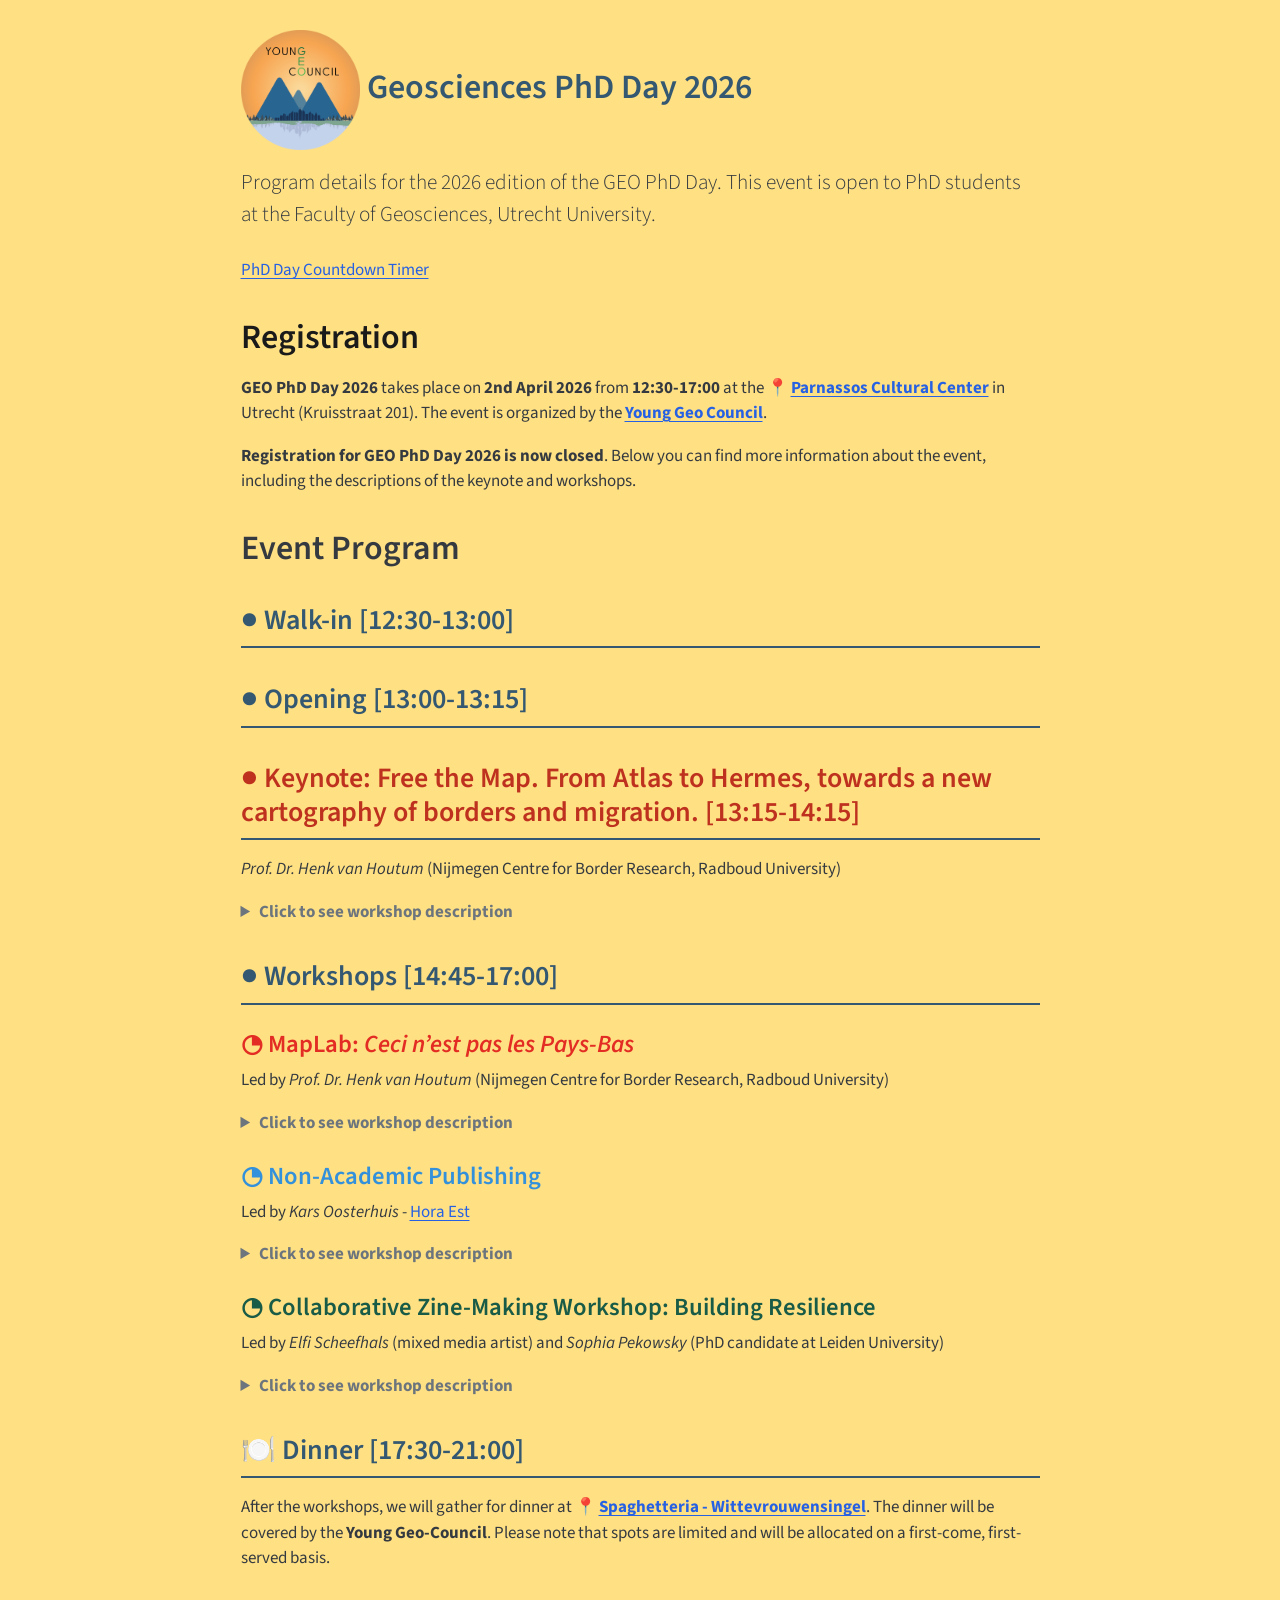
<file: docs/index.html>
<!DOCTYPE html>
<html xmlns="http://www.w3.org/1999/xhtml" lang="en" xml:lang="en"><head>

<meta charset="utf-8">
<meta name="generator" content="quarto-1.5.53">

<meta name="viewport" content="width=device-width, initial-scale=1.0, user-scalable=yes">


<title> Geosciences PhD Day 2026 – GEO PhD Day 2026</title>
<style>
code{white-space: pre-wrap;}
span.smallcaps{font-variant: small-caps;}
div.columns{display: flex; gap: min(4vw, 1.5em);}
div.column{flex: auto; overflow-x: auto;}
div.hanging-indent{margin-left: 1.5em; text-indent: -1.5em;}
ul.task-list{list-style: none;}
ul.task-list li input[type="checkbox"] {
  width: 0.8em;
  margin: 0 0.8em 0.2em -1em; /* quarto-specific, see https://github.com/quarto-dev/quarto-cli/issues/4556 */ 
  vertical-align: middle;
}
</style>


<script src="site_libs/quarto-nav/quarto-nav.js"></script>
<script src="site_libs/clipboard/clipboard.min.js"></script>
<script src="site_libs/quarto-search/autocomplete.umd.js"></script>
<script src="site_libs/quarto-search/fuse.min.js"></script>
<script src="site_libs/quarto-search/quarto-search.js"></script>
<meta name="quarto:offset" content="./">
<script src="site_libs/quarto-html/quarto.js"></script>
<script src="site_libs/quarto-html/popper.min.js"></script>
<script src="site_libs/quarto-html/tippy.umd.min.js"></script>
<script src="site_libs/quarto-html/anchor.min.js"></script>
<link href="site_libs/quarto-html/tippy.css" rel="stylesheet">
<link href="site_libs/quarto-html/quarto-syntax-highlighting.css" rel="stylesheet" id="quarto-text-highlighting-styles">
<script src="site_libs/bootstrap/bootstrap.min.js"></script>
<link href="site_libs/bootstrap/bootstrap-icons.css" rel="stylesheet">
<link href="site_libs/bootstrap/bootstrap.min.css" rel="stylesheet" id="quarto-bootstrap" data-mode="light">
<script id="quarto-search-options" type="application/json">{
  "location": "sidebar",
  "copy-button": false,
  "collapse-after": 3,
  "panel-placement": "start",
  "type": "textbox",
  "limit": 50,
  "keyboard-shortcut": [
    "f",
    "/",
    "s"
  ],
  "show-item-context": false,
  "language": {
    "search-no-results-text": "No results",
    "search-matching-documents-text": "matching documents",
    "search-copy-link-title": "Copy link to search",
    "search-hide-matches-text": "Hide additional matches",
    "search-more-match-text": "more match in this document",
    "search-more-matches-text": "more matches in this document",
    "search-clear-button-title": "Clear",
    "search-text-placeholder": "",
    "search-detached-cancel-button-title": "Cancel",
    "search-submit-button-title": "Submit",
    "search-label": "Search"
  }
}</script>


<link rel="stylesheet" href="styles.css">
</head>

<body class="fullcontent">

<div id="quarto-search-results"></div>
<!-- content -->
<div id="quarto-content" class="quarto-container page-columns page-rows-contents page-layout-article">
<!-- sidebar -->
<!-- margin-sidebar -->
    
<!-- main -->
<main class="content" id="quarto-document-content">

<header id="title-block-header" class="quarto-title-block default">
<div class="quarto-title">
<h1 class="title"><p><img src="logo.png" class="img-fluid" style="width:15.0%"> Geosciences PhD Day 2026</p></h1>
<p class="subtitle lead">Program details for the 2026 edition of the GEO PhD Day. This event is open to PhD students at the Faculty of Geosciences, Utrecht University.</p>
</div>



<div class="quarto-title-meta">

    
  
    
  </div>
  


</header>


<script src="https://cdn.logwork.com/widget/countdown.js"></script>
<p><a href="https://logwork.com/countdown-b1jz" class="countdown-timer" data-style="circles" data-timezone="Europe/Amsterdam" data-textcolor="#346d8f" data-date="2026-04-02 12:30" data-background="#346d8f" data-digitscolor="#346d8f" data-unitscolor="#346d8f">PhD Day Countdown Timer</a></p>
<section id="registration" class="level1">
<h1><span style="color:#1a1a1aff;"> Registration</span></h1>
<p><strong>GEO PhD Day 2026</strong> takes place on <strong>2nd April 2026</strong> from <strong>12:30-17:00</strong> at the 📍 <a href="https://share.here.com/p/s-Yz1PcmdhbmlzYXRpb24lMjBvciUyMFNvY2lldHk7aWQ9NTI4dTE3OGstNjg5NTk2YWNmODZjNDE1OWJiNmVmMDI2NDM5Mjc0NDY7bGF0PTUyLjA5NDE4O2xvbj01LjEzMDM7bj1QYXJuYXNzb3MrQ3VsdHV1cmNlbnRydW07cGg9KzMxMzAyNTM4NDQ4?z=16&amp;t=normal" target="_blank"><strong>Parnassos Cultural Center</strong></a> in Utrecht (Kruisstraat 201). The event is organized by the <a href="https://teams.microsoft.com/l/team/19%3A524754d1fc7844de8c9973a4e98adb9a%40thread.tacv2/conversations?groupId=5b93c626-3041-4910-a212-d4abce088c29&amp;tenantId=d72758a0-a446-4e0f-a0aa-4bf95a4a10e7" target="_blank"><strong>Young Geo Council</strong></a>.</p>
<p><strong>Registration for GEO PhD Day 2026 is now closed</strong>. Below you can find more information about the event, including the descriptions of the keynote and workshops.</p>
</section>
<section id="event-program" class="level1">
<h1>Event Program</h1>
<section id="walk-in-1230-1300" class="level2">
<h2 class="anchored" data-anchor-id="walk-in-1230-1300">● Walk-in [12:30-13:00]</h2>
</section>
<section id="opening-1300-1315" class="level2">
<h2 class="anchored" data-anchor-id="opening-1300-1315">● Opening [13:00-13:15]</h2>
</section>
<section id="keynote-free-the-map.-from-atlas-to-hermes-towards-a-new-cartography-of-borders-and-migration.-1315-1415" class="level2">
<h2 class="anchored" data-anchor-id="keynote-free-the-map.-from-atlas-to-hermes-towards-a-new-cartography-of-borders-and-migration.-1315-1415"><span style="color:#be311eff;"> ● Keynote: Free the Map. From Atlas to Hermes, towards a new cartography of borders and migration. [13:15-14:15] </span></h2>
<p><em>Prof.&nbsp;Dr.&nbsp;Henk van Houtum</em> (Nijmegen Centre for Border Research, Radboud University)</p>
<details>
<summary>
<strong>Click to see workshop description</strong>
</summary>
<p><br> A world map is a visual story that represents a particular perspective on reality. One might therefore expect multiple visual narratives reflecting the diverse actors, relations, and experiences that shape our world. Yet since the 16th century, the standard atlas—developed by Gerardus Mercator in a colonial context of discovery (read: conquest)—has largely told a single story: that of the nation-state. This state-centric cartography reduces the world’s complexity to bordered boxes, depicting people as homogeneous groups enclosed within thin, continuous lines. Migration, within this logic, appears as an anomaly, often visualized as hostile arrows invading these boxes.</p>
<p>This cartographic tradition has become so normalized that it is widely mistaken for objective and neutral, even though it represents only one perspective on the world. The consequences of this form of surreal, visual storytelling are vast. It feeds what geographers describe as the territorial trap and what social scientists call methodological nationalism: the tendency to treat the nation-state as the natural container of analysis. It masks historical and relational geographies, socio-economic interdependencies, demographic diversity, and legal entanglements, while reinforcing exclusionary, nationalistic “us versus them” imaginaries.</p>
<p>Based on my book <a href="https://freethemap.org" target="_blank">Free the Map (2024)</a>, this lecture unpacks the effects of this hegemonic state-centric cartography and presents alternative approaches—counter-mapping, experience-mapping, and connectivity-mapping—that humanize the map and acknowledge how deeply interconnected and interdependent we are on the globe.</p>
</details>
</section>
<section id="workshops-1445-1700" class="level2">
<h2 class="anchored" data-anchor-id="workshops-1445-1700">● Workshops [14:45-17:00]</h2>
<section id="maplab-ceci-nest-pas-les-pays-bas" class="level3">
<h3 class="anchored" data-anchor-id="maplab-ceci-nest-pas-les-pays-bas"><span style="color:#e01919ff;">◔ MapLab: <em>Ceci n’est pas les Pays-Bas</em></span></h3>
<p>Led by <em>Prof.&nbsp;Dr.&nbsp;Henk van Houtum</em> (Nijmegen Centre for Border Research, Radboud University)</p>
<details>
<summary>
<strong>Click to see workshop description</strong>
</summary>
<p><br> Join us for a hands-on MapLab that invites you to see the Netherlands—and the world—differently. Borders are not fixed lines. All places and states are part of dense networks of people, goods, data, finance, and ideas. Yet standard maps, in media, education and national spatial planning reports, often conceal these connections, reinforcing rigid, nativistic territorial thinking that does not correspond to the world we live in. Moreover, these representations—with their exclusive emphasis on territory— overlook how people actually experience space. The standard map of the Netherlands thus does not reflect reality; it produces a surreality. <strong>This is not the Netherlands</strong>.</p>
<p>Together, we will question the default map of the Netherlands and experiment with alternatives— collaborative, imaginative, and grounded in lived geographies. Participants will create <strong>their own subjective maps of the Netherlands</strong>, rethinking, drawing, and engaging in speculative cartography that reflects how we actually live, move, and connect across space. This is not just a lecture; it is a space to reflect, imagine, and design more inclusive ways of seeing the world—and a call to redraw the nationalistic frame. <strong>Let’s free the map.</strong></p>
</details>
</section>
<section id="nonacademic-publishing" class="level3">
<h3 class="anchored" data-anchor-id="nonacademic-publishing"><span style="color:#1e88e5ff;">◔ Non‑Academic Publishing</span></h3>
<p>Led by <em>Kars Oosterhuis</em> - <a href="https://www.hora-est.com" target="_blank">Hora Est</a></p>
<details>
<summary>
<strong>Click to see workshop description</strong>
</summary>
<p><br> Do you want to reach a bigger audience with your research, but do you have no idea where to start? The workshop ‘How to reach out as a scientist’ provides you with hands-on tools. You will learn how to look at your own research with a distance, and interest a broader audience for your findings and how to trigger journalists. As a scientist you are often involved in specific niche research. That allows you to come up with valuable insights. At the same time people lacking background knowledge might not always follow you. The workshop will allow you to look at your own research with a distance. The following topics are addressed:</p>
<p><br> - How to recognize storylines in your own research that a relevant for outsiders (journalists, policymakers, opinionators). <br> - How media think and work. What makes research ‘newsworthy’ and how can you link your finding to current (news)events? <br> - How to reach out with your research. How to connect to journalist and how to get your opinion article published in a newspaper.</p>
<p>During the workshop you get to see examples of media-exposure and what the impact can be. Also, you’ll learn do’s and don’ts when reaching out to media and interacting with journalists. This is also very useful at birthday parties as you can now keep your listeners entertained when telling about your research.</p>
</details>
</section>
<section id="collaborative-zinemaking-workshop-building-resilience" class="level3">
<h3 class="anchored" data-anchor-id="collaborative-zinemaking-workshop-building-resilience"><span style="color:#004d40ff;">◔ Collaborative Zine‑Making Workshop: Building Resilience</span></h3>
<p>Led by <em>Elfi Scheefhals</em> (mixed media artist) and <em>Sophia Pekowsky</em> (PhD candidate at Leiden University)</p>
<details>
<summary>
<strong>Click to see workshop description</strong>
</summary>
<p><br> In this workshop, targeted towards early stage PhDs, we will explore our worries and insecurities about the PhD trajectory using creative methods. Zines have been used by feminist and queer organizations as activist tools to circulate information not endorsed by mainstream media and bring together marginalized communities. Using collage, we will create our own collaborative zines, sharing our own worries and offering advice. The final zines can be kept, distributed, and returned to when PhD related insecurities return.</p>
Elfi and Sophia have lead workshops throughout The Netherlands using creative tools to explore topics such as sustainability, feminism, activism, and community.
</details>
</section>
</section>
<section id="dinner-1730-2100" class="level2">
<h2 class="anchored" data-anchor-id="dinner-1730-2100">🍽️ Dinner [17:30-21:00]</h2>
<p>After the workshops, we will gather for dinner at 📍 <a href="https://share.here.com/p/s-Yz1SZXN0YXVyYW50O2lkPTUyOGp4N3BzLWFlMmJkYTNjMTZlNTBiMmNjMTBlZGEwNTFhYTRkYTg3O2xhdD01Mi4wOTUzNDtsb249NS4xMjY2NDtuPVNwYWdoZXR0ZXJpYStVdHJlY2h0K1dpdHRldnJvdXdlbnNpbmdlbDtwaD0rMzEzMDAwMDAwMDA=?z=16&amp;t=normal" target="_blank"><strong>Spaghetteria - Wittevrouwensingel</strong></a>. The dinner will be covered by the <strong>Young Geo-Council</strong>. Please note that spots are limited and will be allocated on a first-come, first-served basis.</p>


</section>
</section>

</main> <!-- /main -->
<script id="quarto-html-after-body" type="application/javascript">
window.document.addEventListener("DOMContentLoaded", function (event) {
  const toggleBodyColorMode = (bsSheetEl) => {
    const mode = bsSheetEl.getAttribute("data-mode");
    const bodyEl = window.document.querySelector("body");
    if (mode === "dark") {
      bodyEl.classList.add("quarto-dark");
      bodyEl.classList.remove("quarto-light");
    } else {
      bodyEl.classList.add("quarto-light");
      bodyEl.classList.remove("quarto-dark");
    }
  }
  const toggleBodyColorPrimary = () => {
    const bsSheetEl = window.document.querySelector("link#quarto-bootstrap");
    if (bsSheetEl) {
      toggleBodyColorMode(bsSheetEl);
    }
  }
  toggleBodyColorPrimary();  
  const icon = "";
  const anchorJS = new window.AnchorJS();
  anchorJS.options = {
    placement: 'right',
    icon: icon
  };
  anchorJS.add('.anchored');
  const isCodeAnnotation = (el) => {
    for (const clz of el.classList) {
      if (clz.startsWith('code-annotation-')) {                     
        return true;
      }
    }
    return false;
  }
  const onCopySuccess = function(e) {
    // button target
    const button = e.trigger;
    // don't keep focus
    button.blur();
    // flash "checked"
    button.classList.add('code-copy-button-checked');
    var currentTitle = button.getAttribute("title");
    button.setAttribute("title", "Copied!");
    let tooltip;
    if (window.bootstrap) {
      button.setAttribute("data-bs-toggle", "tooltip");
      button.setAttribute("data-bs-placement", "left");
      button.setAttribute("data-bs-title", "Copied!");
      tooltip = new bootstrap.Tooltip(button, 
        { trigger: "manual", 
          customClass: "code-copy-button-tooltip",
          offset: [0, -8]});
      tooltip.show();    
    }
    setTimeout(function() {
      if (tooltip) {
        tooltip.hide();
        button.removeAttribute("data-bs-title");
        button.removeAttribute("data-bs-toggle");
        button.removeAttribute("data-bs-placement");
      }
      button.setAttribute("title", currentTitle);
      button.classList.remove('code-copy-button-checked');
    }, 1000);
    // clear code selection
    e.clearSelection();
  }
  const getTextToCopy = function(trigger) {
      const codeEl = trigger.previousElementSibling.cloneNode(true);
      for (const childEl of codeEl.children) {
        if (isCodeAnnotation(childEl)) {
          childEl.remove();
        }
      }
      return codeEl.innerText;
  }
  const clipboard = new window.ClipboardJS('.code-copy-button:not([data-in-quarto-modal])', {
    text: getTextToCopy
  });
  clipboard.on('success', onCopySuccess);
  if (window.document.getElementById('quarto-embedded-source-code-modal')) {
    // For code content inside modals, clipBoardJS needs to be initialized with a container option
    // TODO: Check when it could be a function (https://github.com/zenorocha/clipboard.js/issues/860)
    const clipboardModal = new window.ClipboardJS('.code-copy-button[data-in-quarto-modal]', {
      text: getTextToCopy,
      container: window.document.getElementById('quarto-embedded-source-code-modal')
    });
    clipboardModal.on('success', onCopySuccess);
  }
    var localhostRegex = new RegExp(/^(?:http|https):\/\/localhost\:?[0-9]*\//);
    var mailtoRegex = new RegExp(/^mailto:/);
      var filterRegex = new RegExp('/' + window.location.host + '/');
    var isInternal = (href) => {
        return filterRegex.test(href) || localhostRegex.test(href) || mailtoRegex.test(href);
    }
    // Inspect non-navigation links and adorn them if external
 	var links = window.document.querySelectorAll('a[href]:not(.nav-link):not(.navbar-brand):not(.toc-action):not(.sidebar-link):not(.sidebar-item-toggle):not(.pagination-link):not(.no-external):not([aria-hidden]):not(.dropdown-item):not(.quarto-navigation-tool):not(.about-link)');
    for (var i=0; i<links.length; i++) {
      const link = links[i];
      if (!isInternal(link.href)) {
        // undo the damage that might have been done by quarto-nav.js in the case of
        // links that we want to consider external
        if (link.dataset.originalHref !== undefined) {
          link.href = link.dataset.originalHref;
        }
      }
    }
  function tippyHover(el, contentFn, onTriggerFn, onUntriggerFn) {
    const config = {
      allowHTML: true,
      maxWidth: 500,
      delay: 100,
      arrow: false,
      appendTo: function(el) {
          return el.parentElement;
      },
      interactive: true,
      interactiveBorder: 10,
      theme: 'quarto',
      placement: 'bottom-start',
    };
    if (contentFn) {
      config.content = contentFn;
    }
    if (onTriggerFn) {
      config.onTrigger = onTriggerFn;
    }
    if (onUntriggerFn) {
      config.onUntrigger = onUntriggerFn;
    }
    window.tippy(el, config); 
  }
  const noterefs = window.document.querySelectorAll('a[role="doc-noteref"]');
  for (var i=0; i<noterefs.length; i++) {
    const ref = noterefs[i];
    tippyHover(ref, function() {
      // use id or data attribute instead here
      let href = ref.getAttribute('data-footnote-href') || ref.getAttribute('href');
      try { href = new URL(href).hash; } catch {}
      const id = href.replace(/^#\/?/, "");
      const note = window.document.getElementById(id);
      if (note) {
        return note.innerHTML;
      } else {
        return "";
      }
    });
  }
  const xrefs = window.document.querySelectorAll('a.quarto-xref');
  const processXRef = (id, note) => {
    // Strip column container classes
    const stripColumnClz = (el) => {
      el.classList.remove("page-full", "page-columns");
      if (el.children) {
        for (const child of el.children) {
          stripColumnClz(child);
        }
      }
    }
    stripColumnClz(note)
    if (id === null || id.startsWith('sec-')) {
      // Special case sections, only their first couple elements
      const container = document.createElement("div");
      if (note.children && note.children.length > 2) {
        container.appendChild(note.children[0].cloneNode(true));
        for (let i = 1; i < note.children.length; i++) {
          const child = note.children[i];
          if (child.tagName === "P" && child.innerText === "") {
            continue;
          } else {
            container.appendChild(child.cloneNode(true));
            break;
          }
        }
        if (window.Quarto?.typesetMath) {
          window.Quarto.typesetMath(container);
        }
        return container.innerHTML
      } else {
        if (window.Quarto?.typesetMath) {
          window.Quarto.typesetMath(note);
        }
        return note.innerHTML;
      }
    } else {
      // Remove any anchor links if they are present
      const anchorLink = note.querySelector('a.anchorjs-link');
      if (anchorLink) {
        anchorLink.remove();
      }
      if (window.Quarto?.typesetMath) {
        window.Quarto.typesetMath(note);
      }
      // TODO in 1.5, we should make sure this works without a callout special case
      if (note.classList.contains("callout")) {
        return note.outerHTML;
      } else {
        return note.innerHTML;
      }
    }
  }
  for (var i=0; i<xrefs.length; i++) {
    const xref = xrefs[i];
    tippyHover(xref, undefined, function(instance) {
      instance.disable();
      let url = xref.getAttribute('href');
      let hash = undefined; 
      if (url.startsWith('#')) {
        hash = url;
      } else {
        try { hash = new URL(url).hash; } catch {}
      }
      if (hash) {
        const id = hash.replace(/^#\/?/, "");
        const note = window.document.getElementById(id);
        if (note !== null) {
          try {
            const html = processXRef(id, note.cloneNode(true));
            instance.setContent(html);
          } finally {
            instance.enable();
            instance.show();
          }
        } else {
          // See if we can fetch this
          fetch(url.split('#')[0])
          .then(res => res.text())
          .then(html => {
            const parser = new DOMParser();
            const htmlDoc = parser.parseFromString(html, "text/html");
            const note = htmlDoc.getElementById(id);
            if (note !== null) {
              const html = processXRef(id, note);
              instance.setContent(html);
            } 
          }).finally(() => {
            instance.enable();
            instance.show();
          });
        }
      } else {
        // See if we can fetch a full url (with no hash to target)
        // This is a special case and we should probably do some content thinning / targeting
        fetch(url)
        .then(res => res.text())
        .then(html => {
          const parser = new DOMParser();
          const htmlDoc = parser.parseFromString(html, "text/html");
          const note = htmlDoc.querySelector('main.content');
          if (note !== null) {
            // This should only happen for chapter cross references
            // (since there is no id in the URL)
            // remove the first header
            if (note.children.length > 0 && note.children[0].tagName === "HEADER") {
              note.children[0].remove();
            }
            const html = processXRef(null, note);
            instance.setContent(html);
          } 
        }).finally(() => {
          instance.enable();
          instance.show();
        });
      }
    }, function(instance) {
    });
  }
      let selectedAnnoteEl;
      const selectorForAnnotation = ( cell, annotation) => {
        let cellAttr = 'data-code-cell="' + cell + '"';
        let lineAttr = 'data-code-annotation="' +  annotation + '"';
        const selector = 'span[' + cellAttr + '][' + lineAttr + ']';
        return selector;
      }
      const selectCodeLines = (annoteEl) => {
        const doc = window.document;
        const targetCell = annoteEl.getAttribute("data-target-cell");
        const targetAnnotation = annoteEl.getAttribute("data-target-annotation");
        const annoteSpan = window.document.querySelector(selectorForAnnotation(targetCell, targetAnnotation));
        const lines = annoteSpan.getAttribute("data-code-lines").split(",");
        const lineIds = lines.map((line) => {
          return targetCell + "-" + line;
        })
        let top = null;
        let height = null;
        let parent = null;
        if (lineIds.length > 0) {
            //compute the position of the single el (top and bottom and make a div)
            const el = window.document.getElementById(lineIds[0]);
            top = el.offsetTop;
            height = el.offsetHeight;
            parent = el.parentElement.parentElement;
          if (lineIds.length > 1) {
            const lastEl = window.document.getElementById(lineIds[lineIds.length - 1]);
            const bottom = lastEl.offsetTop + lastEl.offsetHeight;
            height = bottom - top;
          }
          if (top !== null && height !== null && parent !== null) {
            // cook up a div (if necessary) and position it 
            let div = window.document.getElementById("code-annotation-line-highlight");
            if (div === null) {
              div = window.document.createElement("div");
              div.setAttribute("id", "code-annotation-line-highlight");
              div.style.position = 'absolute';
              parent.appendChild(div);
            }
            div.style.top = top - 2 + "px";
            div.style.height = height + 4 + "px";
            div.style.left = 0;
            let gutterDiv = window.document.getElementById("code-annotation-line-highlight-gutter");
            if (gutterDiv === null) {
              gutterDiv = window.document.createElement("div");
              gutterDiv.setAttribute("id", "code-annotation-line-highlight-gutter");
              gutterDiv.style.position = 'absolute';
              const codeCell = window.document.getElementById(targetCell);
              const gutter = codeCell.querySelector('.code-annotation-gutter');
              gutter.appendChild(gutterDiv);
            }
            gutterDiv.style.top = top - 2 + "px";
            gutterDiv.style.height = height + 4 + "px";
          }
          selectedAnnoteEl = annoteEl;
        }
      };
      const unselectCodeLines = () => {
        const elementsIds = ["code-annotation-line-highlight", "code-annotation-line-highlight-gutter"];
        elementsIds.forEach((elId) => {
          const div = window.document.getElementById(elId);
          if (div) {
            div.remove();
          }
        });
        selectedAnnoteEl = undefined;
      };
        // Handle positioning of the toggle
    window.addEventListener(
      "resize",
      throttle(() => {
        elRect = undefined;
        if (selectedAnnoteEl) {
          selectCodeLines(selectedAnnoteEl);
        }
      }, 10)
    );
    function throttle(fn, ms) {
    let throttle = false;
    let timer;
      return (...args) => {
        if(!throttle) { // first call gets through
            fn.apply(this, args);
            throttle = true;
        } else { // all the others get throttled
            if(timer) clearTimeout(timer); // cancel #2
            timer = setTimeout(() => {
              fn.apply(this, args);
              timer = throttle = false;
            }, ms);
        }
      };
    }
      // Attach click handler to the DT
      const annoteDls = window.document.querySelectorAll('dt[data-target-cell]');
      for (const annoteDlNode of annoteDls) {
        annoteDlNode.addEventListener('click', (event) => {
          const clickedEl = event.target;
          if (clickedEl !== selectedAnnoteEl) {
            unselectCodeLines();
            const activeEl = window.document.querySelector('dt[data-target-cell].code-annotation-active');
            if (activeEl) {
              activeEl.classList.remove('code-annotation-active');
            }
            selectCodeLines(clickedEl);
            clickedEl.classList.add('code-annotation-active');
          } else {
            // Unselect the line
            unselectCodeLines();
            clickedEl.classList.remove('code-annotation-active');
          }
        });
      }
  const findCites = (el) => {
    const parentEl = el.parentElement;
    if (parentEl) {
      const cites = parentEl.dataset.cites;
      if (cites) {
        return {
          el,
          cites: cites.split(' ')
        };
      } else {
        return findCites(el.parentElement)
      }
    } else {
      return undefined;
    }
  };
  var bibliorefs = window.document.querySelectorAll('a[role="doc-biblioref"]');
  for (var i=0; i<bibliorefs.length; i++) {
    const ref = bibliorefs[i];
    const citeInfo = findCites(ref);
    if (citeInfo) {
      tippyHover(citeInfo.el, function() {
        var popup = window.document.createElement('div');
        citeInfo.cites.forEach(function(cite) {
          var citeDiv = window.document.createElement('div');
          citeDiv.classList.add('hanging-indent');
          citeDiv.classList.add('csl-entry');
          var biblioDiv = window.document.getElementById('ref-' + cite);
          if (biblioDiv) {
            citeDiv.innerHTML = biblioDiv.innerHTML;
          }
          popup.appendChild(citeDiv);
        });
        return popup.innerHTML;
      });
    }
  }
});
</script>
</div> <!-- /content -->




</body></html>
</file>
<file: docs/site_libs/quarto-html/tippy.css>
.tippy-box[data-animation=fade][data-state=hidden]{opacity:0}[data-tippy-root]{max-width:calc(100vw - 10px)}.tippy-box{position:relative;background-color:#333;color:#fff;border-radius:4px;font-size:14px;line-height:1.4;white-space:normal;outline:0;transition-property:transform,visibility,opacity}.tippy-box[data-placement^=top]>.tippy-arrow{bottom:0}.tippy-box[data-placement^=top]>.tippy-arrow:before{bottom:-7px;left:0;border-width:8px 8px 0;border-top-color:initial;transform-origin:center top}.tippy-box[data-placement^=bottom]>.tippy-arrow{top:0}.tippy-box[data-placement^=bottom]>.tippy-arrow:before{top:-7px;left:0;border-width:0 8px 8px;border-bottom-color:initial;transform-origin:center bottom}.tippy-box[data-placement^=left]>.tippy-arrow{right:0}.tippy-box[data-placement^=left]>.tippy-arrow:before{border-width:8px 0 8px 8px;border-left-color:initial;right:-7px;transform-origin:center left}.tippy-box[data-placement^=right]>.tippy-arrow{left:0}.tippy-box[data-placement^=right]>.tippy-arrow:before{left:-7px;border-width:8px 8px 8px 0;border-right-color:initial;transform-origin:center right}.tippy-box[data-inertia][data-state=visible]{transition-timing-function:cubic-bezier(.54,1.5,.38,1.11)}.tippy-arrow{width:16px;height:16px;color:#333}.tippy-arrow:before{content:"";position:absolute;border-color:transparent;border-style:solid}.tippy-content{position:relative;padding:5px 9px;z-index:1}
</file>
<file: docs/site_libs/quarto-html/quarto-syntax-highlighting.css>
/* quarto syntax highlight colors */
:root {
  --quarto-hl-ot-color: #003B4F;
  --quarto-hl-at-color: #657422;
  --quarto-hl-ss-color: #20794D;
  --quarto-hl-an-color: #5E5E5E;
  --quarto-hl-fu-color: #4758AB;
  --quarto-hl-st-color: #20794D;
  --quarto-hl-cf-color: #003B4F;
  --quarto-hl-op-color: #5E5E5E;
  --quarto-hl-er-color: #AD0000;
  --quarto-hl-bn-color: #AD0000;
  --quarto-hl-al-color: #AD0000;
  --quarto-hl-va-color: #111111;
  --quarto-hl-bu-color: inherit;
  --quarto-hl-ex-color: inherit;
  --quarto-hl-pp-color: #AD0000;
  --quarto-hl-in-color: #5E5E5E;
  --quarto-hl-vs-color: #20794D;
  --quarto-hl-wa-color: #5E5E5E;
  --quarto-hl-do-color: #5E5E5E;
  --quarto-hl-im-color: #00769E;
  --quarto-hl-ch-color: #20794D;
  --quarto-hl-dt-color: #AD0000;
  --quarto-hl-fl-color: #AD0000;
  --quarto-hl-co-color: #5E5E5E;
  --quarto-hl-cv-color: #5E5E5E;
  --quarto-hl-cn-color: #8f5902;
  --quarto-hl-sc-color: #5E5E5E;
  --quarto-hl-dv-color: #AD0000;
  --quarto-hl-kw-color: #003B4F;
}

/* other quarto variables */
:root {
  --quarto-font-monospace: SFMono-Regular, Menlo, Monaco, Consolas, "Liberation Mono", "Courier New", monospace;
}

pre > code.sourceCode > span {
  color: #003B4F;
}

code span {
  color: #003B4F;
}

code.sourceCode > span {
  color: #003B4F;
}

div.sourceCode,
div.sourceCode pre.sourceCode {
  color: #003B4F;
}

code span.ot {
  color: #003B4F;
  font-style: inherit;
}

code span.at {
  color: #657422;
  font-style: inherit;
}

code span.ss {
  color: #20794D;
  font-style: inherit;
}

code span.an {
  color: #5E5E5E;
  font-style: inherit;
}

code span.fu {
  color: #4758AB;
  font-style: inherit;
}

code span.st {
  color: #20794D;
  font-style: inherit;
}

code span.cf {
  color: #003B4F;
  font-weight: bold;
  font-style: inherit;
}

code span.op {
  color: #5E5E5E;
  font-style: inherit;
}

code span.er {
  color: #AD0000;
  font-style: inherit;
}

code span.bn {
  color: #AD0000;
  font-style: inherit;
}

code span.al {
  color: #AD0000;
  font-style: inherit;
}

code span.va {
  color: #111111;
  font-style: inherit;
}

code span.bu {
  font-style: inherit;
}

code span.ex {
  font-style: inherit;
}

code span.pp {
  color: #AD0000;
  font-style: inherit;
}

code span.in {
  color: #5E5E5E;
  font-style: inherit;
}

code span.vs {
  color: #20794D;
  font-style: inherit;
}

code span.wa {
  color: #5E5E5E;
  font-style: italic;
}

code span.do {
  color: #5E5E5E;
  font-style: italic;
}

code span.im {
  color: #00769E;
  font-style: inherit;
}

code span.ch {
  color: #20794D;
  font-style: inherit;
}

code span.dt {
  color: #AD0000;
  font-style: inherit;
}

code span.fl {
  color: #AD0000;
  font-style: inherit;
}

code span.co {
  color: #5E5E5E;
  font-style: inherit;
}

code span.cv {
  color: #5E5E5E;
  font-style: italic;
}

code span.cn {
  color: #8f5902;
  font-style: inherit;
}

code span.sc {
  color: #5E5E5E;
  font-style: inherit;
}

code span.dv {
  color: #AD0000;
  font-style: inherit;
}

code span.kw {
  color: #003B4F;
  font-weight: bold;
  font-style: inherit;
}

.prevent-inlining {
  content: "</";
}

/*# sourceMappingURL=debc5d5d77c3f9108843748ff7464032.css.map */
</file>
<file: docs/styles.css>
body {
  background-color: #ffe083ff;
}

.title {color: #345871ff}

h2 {
  color:#345871;
  border-bottom: 2px solid #345871;
}
</file>
